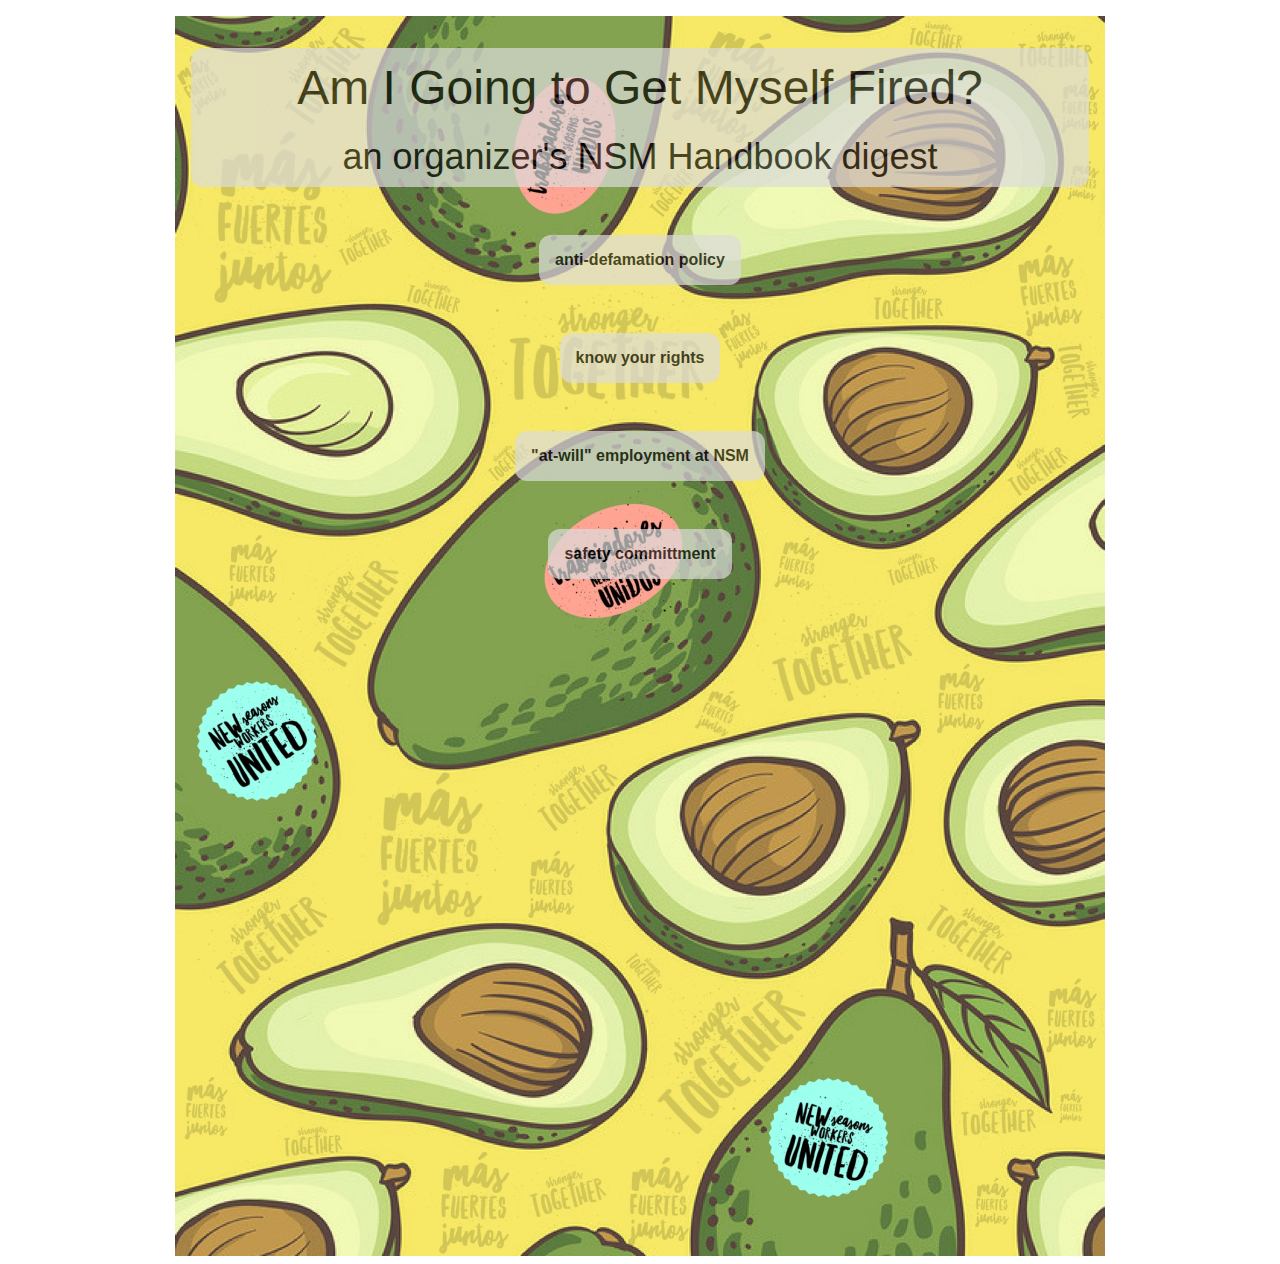
<file: handbook/index.html>
<!DOCTYPE html>
<html lang="en">
<head>
  <meta charset="UTF-8" name="viewport" content="width=device-width, initial-scale=1">
  <meta http-equiv="X-UA-Compatible" content="IE=edge"/>
  <title>
  </title>

  <link rel="stylesheet" href="handbook.css"/>

<!--<script src="https://ajax.googleapis.com/ajax/libs/jquery/3.1.1/jquery.min.js"></script>-->
<!--<script>
  src="https://ajax.googleapis.com/ajax/libs/angularjs/1.4.8/angular.min.js">
</script>-->


</head>
<body>
  <p id="one" class="testP"></p>
  <p id="two" class="testP"></p>
  <div id="app">
    <div class="flexOuterCenter">
      <div class="widthbox">
        <div class="flexOuterCenter">
          <div class="headband">
            <h1>Am I Going to Get Myself Fired?</h1>
            <h2>an organizer's NSM Handbook digest</h2>
          </div>
          <div class="flexOuterColumn">
            <div class="modalButton">
             anti-defamation policy
            </div>
            <div class="modalButton">
             know your rights
            </div>
            <div class="modalButton">
             "at-will" employment at NSM
            </div>
            <div class="modalButton">
             safety committment
            </div>
          </div>
        </div>
      </div>
    </div>
<!--end of visible screen; begin modal content-->
    <div class="flexOuterCenter">
      <div class="modal">
        <div class="flexEnd"><div class="x">X</div></div>
        <div class="modalText">
          <h3>Code of Conduct<sub>(pg. 55)</sub><h3>
          <div class="textP">We are committed to maintaining a work environment
          where people take care of themselves and each other.  To ensure this,
          we hace created a list of behaviors that are not acceptable and could
          result in immediate termination.  Staff who engage in the following
          will be subject either to corrective action of termination, depnding
          ont the nature and scope of the behavior.
          <div class="showMore">. . .</div>
          <ul>
            <li>Making, posting, blogging about, or otherwise sharing harmful,
         false, or misleading statements, sharing photographs or other
         information or engaging in acts or behaviors which may harm the
         reputation of another staff member, New Seasons Market, harm our
         relationships with our customers and the community, or harm our
         business image.</li>
          </ul>
          </div>
        </div>
        <div class="flexOuterCenter"><div class="close">close</div></div>
      </div>
      <div class="modal">
        <div class="flexEnd"><div class="x">X</div></div>
        <div class="modalText">
          <h3>They can't:</h3>
          <ul>
            <li><span class="acronym">S</span>urveil</li>
            <li><span class="acronym">P</span>romise</li>
            <li><span class="acronym">I</span>ntimidate</li>
            <li><span class="acronym">T</span>hreaten</li>
          </ul>
          <h3>. . . you.</h3>
          <h3>You can:</h3>
            <li><span class="acronym">D</span>eny knowledge</li>
            <li><span class="acronym">D</span>ecline comment</span></li>
            <li><span class="acronym">D</span>ocument the confrontation</span></li>
          <ul></ul>
        </div>
        <div class="flexOuterCenter"><div class="close">close</div></div>
      </div>
      <div class="modal">
        <div class="flexEnd"><div class="x">X</div></div>
        <div class="modalText">This is at-will employment test text.
          This is at-will employment test text.
          This is at-will employment test text.
          This is at-will employment test text.
          This is at-will employment test text.
          This is at-will employment test text.
          This is at-will employment test text.
          This is at-will employment test text.
          This is at-will employment test text.
          This is at-will employment test text.
          This is at-will employment test text.
          This is at-will employment test text.
          This is at-will employment test text.
          This is at-will employment test text.
          This is at-will employment test text.
          This is at-will employment test text.
          This is at-will employment test text.
          This is at-will employment test text.
        </div>
        <div class="flexOuterCenter"><div class="close">close</div></div>
      </div>
      <div class="modal">
        <div class="flexEnd"><div class="x">X</div></div>
        <div class="modalText">This is committment to safety test text.
          This is committment to safety test text.
          This is committment to safety test text.
          This is committment to safety test text.
          This is committment to safety test text.
          This is committment to safety test text.
          This is committment to safety test text.
          This is committment to safety test text.
          This is committment to safety test text.
          This is committment to safety test text.
          This is committment to safety test text.
          This is committment to safety test text.
          This is committment to safety test text.
          This is committment to safety test text.
          This is committment to safety test text.
          This is committment to safety test text.
        </div>
        <div class="flexOuterCenter"><div class="close">close</div></div>
      </div>
    </div>
  </div>
</body>


<script src="handbook.js"></script>

</html>
</file>
<file: handbook/handbook.css>
body {
  font-family: "Trebuchet MS", "Oswald", Helvetica, Arial, Sans-serif;
}

.div {
  position: relative;
}

.modal {
  display: none;
  position: absolute;
  top: 15%;
  width: 65%;
  padding: 3em;
  background-color: whitesmoke;
  color: grey;
  border-radius: 12px;
}

.modalText {
  margin: 1em 0 1em 0;
  font-size: 18px;
  line-height: 150%;
}

.flexOuterCenter,
.flexOuterColumn,
.flexEnd,
.headband {
  display: flex;
  flex-flow: row wrap;
  justify-content: center;
}

.flexOuterColumn,
.headband, {
  flex-flow: column-wrap;
}

.flexEnd {
  justify-content: flex-end;
}

.flexOuterColumn {
  width: 40%;
}

.headband,
.modalButton {
  background-color: gainsboro;
  border-radius: 12px;
  opacity: 0.7;
  margin: 2em 1em 1em 1em;
}

.x {
  font-size: 26px;
  border-radius:50%;
}

.x,
.close,
.modalButton {
  cursor: pointer;
  padding: 0.25em;

}

.close {
  padding: 0.75em;
  border-radius: 12px;
}

.x:hover,
.close:hover {
  background-color: grey;
  color: gainsboro;
}

.modalButton {
  padding: 1em;
  text-align: center;
  font-weight: 600;
}

.widthbox {
   background-image: url(home.jpg);
   width: 930px;
   height: 1240px;
 }

 h1,h2 {
   text-align: center;
   font-weight: 300;
 }

 h1 {
   font-size: 48px;
   padding: 0;
   margin: 0.25em;
 }

 h2 {
   font-size: 36px;
   padding: 0;
   margin: 0.25em;
 }

 .acronym {
   color: black;
   font-weight: 600;
 }
</file>
